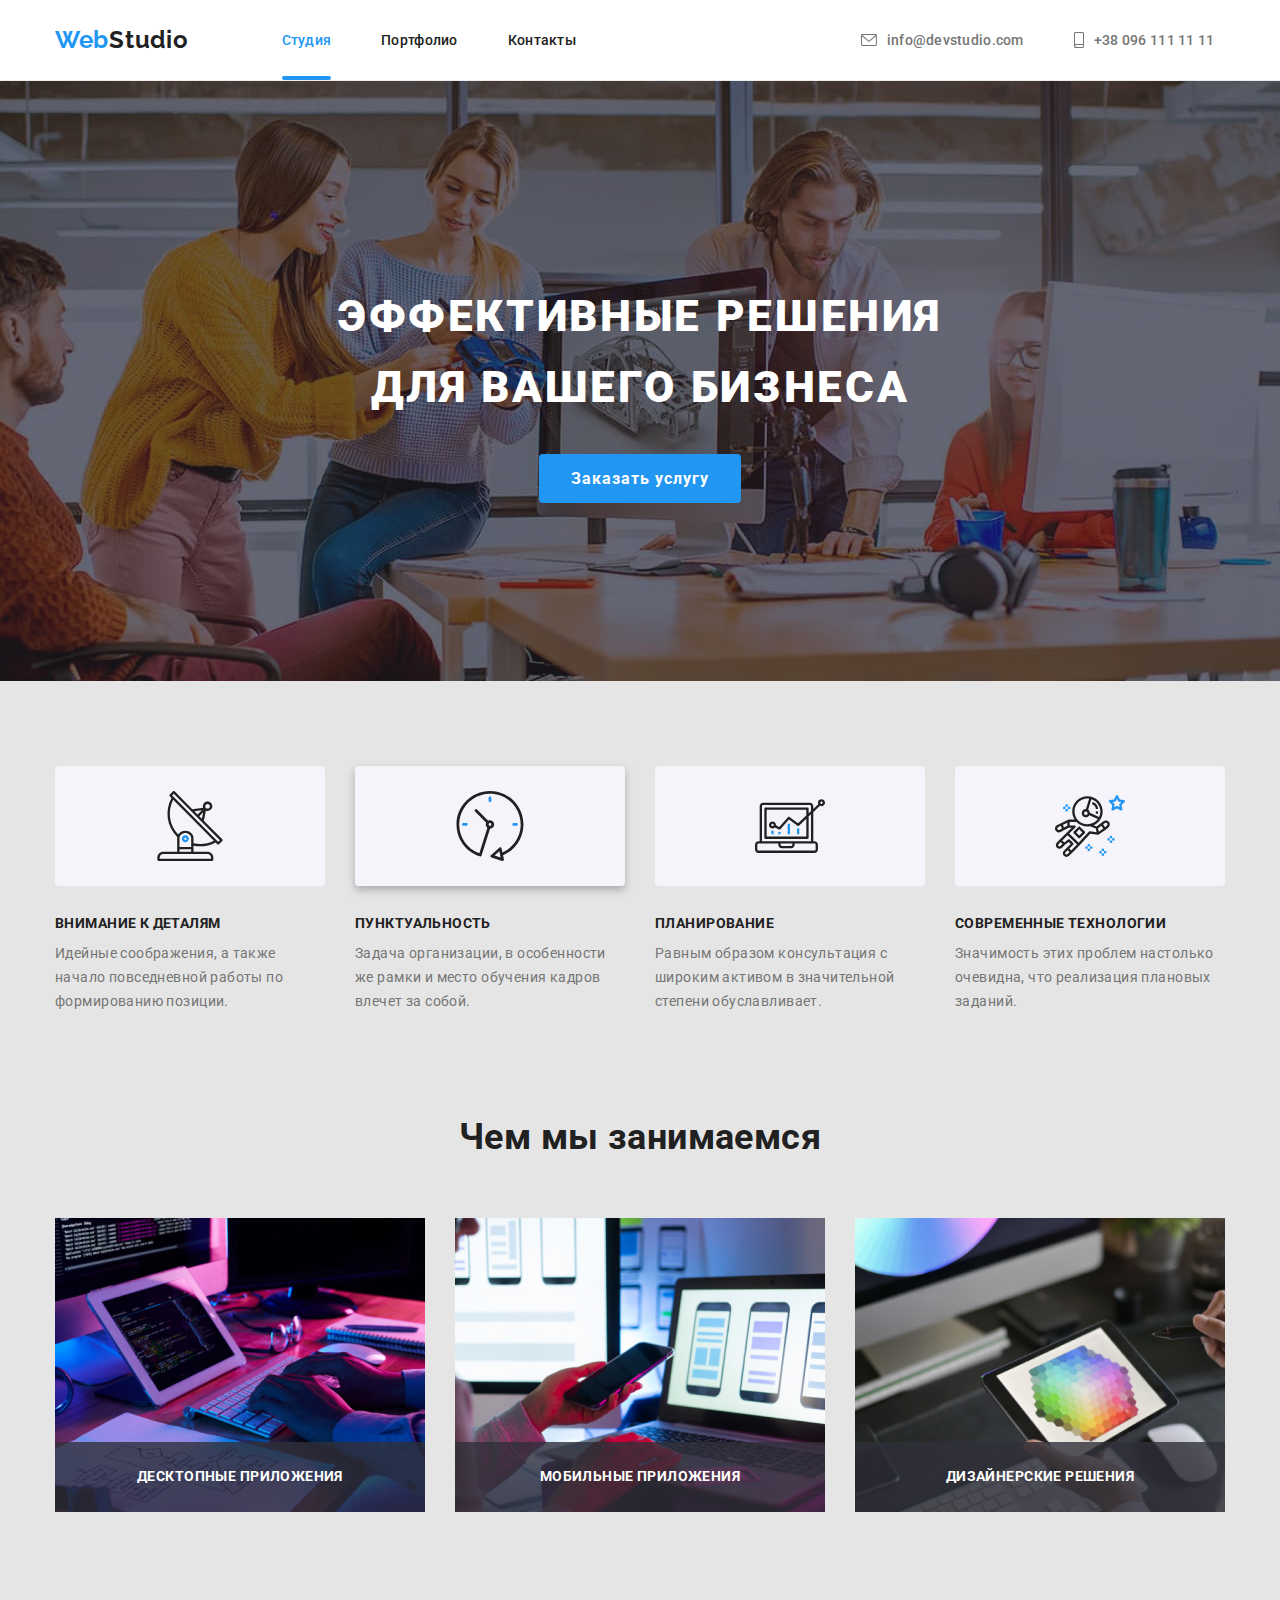
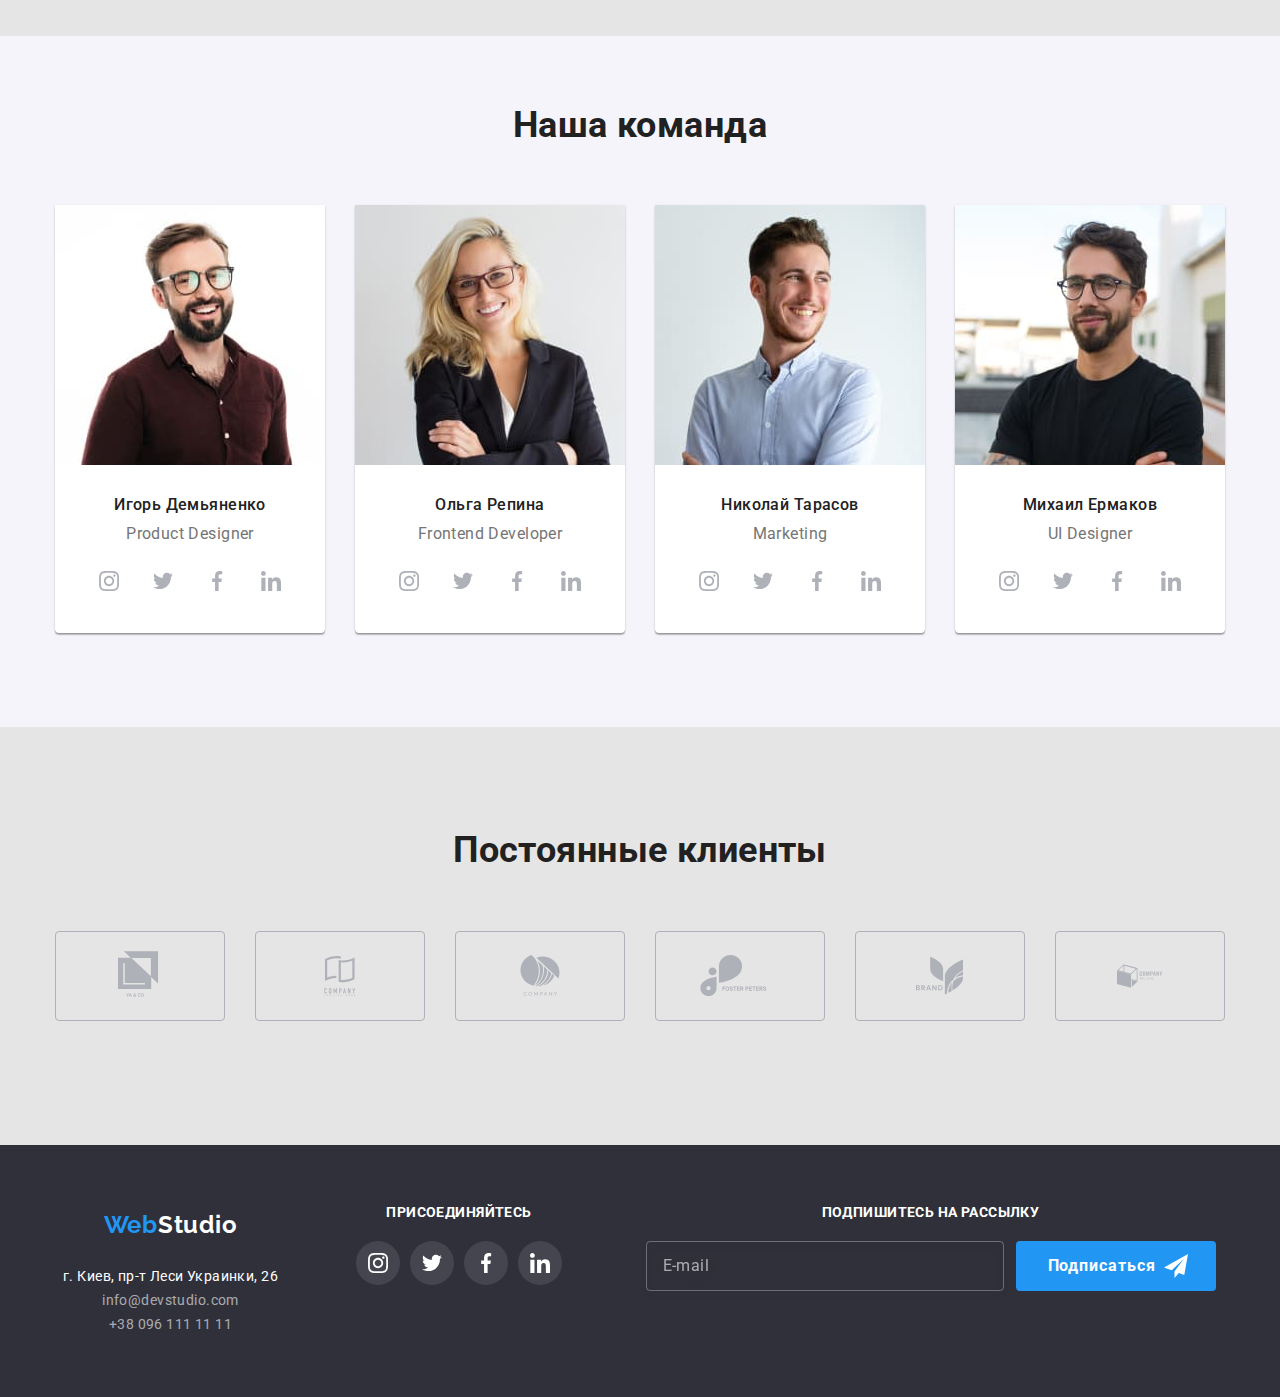
<file: index.html>
<!DOCTYPE html>
<html lang="ru">
    <head>
        <meta charset="UTF-8" />
        <meta name="viewport" content="width=device-width, initial-scale=1.0" />
        <title>WebStudio</title>
        <link rel="preconnect" href="https://fonts.gstatic.com">
        <link href="https://fonts.googleapis.com/css2?family=Raleway:wght@400;700&family=Roboto:wght@400;500;700;900&display=swap" rel="stylesheet">
        <link rel="stylesheet" href="https://cdnjs.cloudflare.com/ajax/libs/modern-normalize/1.0.0/modern-normalize.css">
        <link rel="stylesheet" href="./css/main.min.css">
      </head>
      
     <body>
        <header class="bg-color-white">
            <div class="container header-container">
                <a href="./index.html" class="logo logo-color-header heder-logo">
                    <span class="logo-color">Web</span>Studio
                </a>

                <button type="button" class="menu-button" aria-controls="menu-container" aria-expanded="false" data-menu-button >
                    <svg class="menu-button-svg" aria-label="Переключатель мобильного меню" width="40" heigt="40">
                        <use class="icon-menu" href="./images/symbol-defs.svg#icon-open-mobile"></use>
                        <use class="icon-close" href="./images/symbol-defs.svg#icon-close-mobile"></use>
                    </svg>
                </button>
        
                <div class="menu-container" id="menu-container" data-menu>
                <nav class="navigation">
                    <ul class="list menu">
                            <li class="menu-item"> 
                                <a href="./index.html" class="link current menu-link">Студия</a>
                        </li>
                            <li class="menu-item"> 
                                <a href="./portfolio.html" class="link menu-link ">Портфолио</a>
                        </li>
                            <li class="menu-item"> 
                                <a href="" class="link menu-link">Контакты</a>
                        </li>
                    </ul>  
                </nav>
            

                <ul class="list menu contact-telefon">
                    <li class="menu-item header-svg">
                        <a href="mailto:info@devstudio.com" class="link menu-link contacts header-svg-linc">info@devstudio.com
                            <svg class="header-svg-icon" width="16px" height="12px" >
                                <use href="./images/symbol-defs.svg#icon-envelope"></use>
                            </svg>
                        </a>
                    </li>
                    <li class="menu-item">
                        <a href="tel:+380961111111" class="link menu-link contacts header-svg-linc">+38 096 111 11 11
                            <svg class="header-svg-icon" width="10px" height="16px" >
                                <use href="./images/symbol-defs.svg#icon-smartphone"></use>
                            </svg>
                        </a>
                    </li>
                 </ul>
            
        
    </div>

        <div class="menu-tablet-decstop">
            <nav class="navigation">
                <ul class="list menu-td">
                        <li class="menu-item-td"> 
                            <a href="./index.html" class="link current menu-link">Студия</a>
                    </li>
                        <li class="menu-item-td"> 
                            <a href="./portfolio.html" class="link menu-link ">Портфолио</a>
                    </li>
                        <li class="menu-item-td"> 
                            <a href="" class="link menu-link">Контакты</a>
                    </li>
                </ul>  
            </nav>
        

            <ul class="list menu-decstop flexbox">
                <li class="menu-item-tablet header-svg">
                    <a href="mailto:info@devstudio.com" class="link menu-link contacts header-svg-linc">info@devstudio.com
                        <svg class="header-svg-icon" width="16px" height="12px" >
                            <use href="./images/symbol-defs.svg#icon-envelope"></use>
                        </svg>
                    </a>
                </li>
                <li class="menu-item-tablet">
                    <a href="tel:+380961111111" class="link menu-link contacts header-svg-linc">+38 096 111 11 11
                        <svg class="header-svg-icon" width="10px" height="16px" >
                            <use href="./images/symbol-defs.svg#icon-smartphone"></use>
                        </svg>
                    </a>
                </li>
             </ul>
        </div>
        </div>
        </header>
    
    <main>
        
        <div>
        <section class="bg-color-dark">
            <div class="overlay">
                <div class="hero-content">
                <h1 class="page-title">Эффективные решения для вашего бизнеса</h1>
                    <button class="btn btn-studia" type="button" data-modal-open>
                            Заказать услугу
                    </button>
                    <div class="backdrop is-hidden" data-modal>
                        <div class="modal">
                        <button class="modal-botton close" data-modal-close>
                            <svg class="modal-botton-icon">
                                <use href="./images/symbol-defs.svg#icon-close"></use>
                            </svg>
                        </button>

                        <div class="modal-form">
                            <p class="modal-form-title"><b>Оставьте свои данные, мы вам перезвоним</b></p>
                            <form class="form">
                                <div class="form-field">
                                    <label for="name" class="form-label">Имя</label>
                                    <span class="svg-position">
                                    <input type="text" class="form-input" name="name" id="name">
                                    <span class="form-icon">
                                    <svg class="form-icon-svg"  height= "12px" width="12px">
                                        <use href="./images/symbol-defs.svg#icon-person-black"></use>
                                     </svg>
                                    </span>
                                </span>
                                </div> 

                                <div class="form-field">
                                    <label for="tel" class="form-label">Телефон</label>
                                    <span class="svg-position">
                                    <input type="tel" class="form-input" name="tel" id="tel" required pattern="[0-9]{10}">
                                    <span class="form-icon">
                                        <svg class="form-icon-svg"  height= "13px" width="13px">
                                            <use href="./images/symbol-defs.svg#icon-phone-black"></use>
                                         </svg>
                                    </span>
                                    </span>
                                </div>
                               

                                <div class="form-field">
                                    <label for="mail" class="form-label">Почта</label>
                                    <span class="svg-position">
                                    <input type="email" class="form-input" name="mail" id="mail">
                                    <span class="form-icon">
                                        <svg class="form-icon-svg"  height= "12px" width="15px">
                                            <use href="./images/symbol-defs.svg#icon-email-black"></use>
                                         </svg>
                                    </span>
                                    </span>
                                </div>
                                
                                <div class="form-field">
                                    <label for="comment" class="form-label">Коментарий</label>
                                    <textarea class="form-texterea" name="comment" id="comment" rows="7" placeholder="Введите текст"></textarea>
                                </div>

                                <div class="form-checkbox">
                                    <label class="form-label-checkbox"> 
                                        <input type="checkbox" name="policy" class="checkbox">
                                    <span class="lebel-checkbox"></span>
                                    Соглашаюсь с рассылкой и принимаю <a href="">Условия договора</a>
                                </label>
                                </div>

                                <button type="submit" class="btn btn-studia btn-form">Отправить</button>

                            </form>
                        
                        </div>
                        </div>
                    </div>
                </div>
            </div>
        </section>
    </div>
        

            
    
       <section class="section">
            <div class="container">
                <h2 class="visually-hidden">Наши преимущества</h2>
                <ul class="list benefits flexbox">
                    <li class="content-box image-1 bgimage">
                        <h3 class="section-title-caps title-caps-1">Внимание к деталям</h3>
                        <p>Идейные соображения, а также начало повседневной работы по формированию позиции.</p>
                    </li>
                    <li class="content-box image-2 bgimage">
                        <h3 class="section-title-caps title-caps-1">Пунктуальность</h3>
                        <p>Задача организации, в особенности же рамки и место обучения кадров влечет за собой.</p>
                    </li>
                    <li class="content-box image-3 bgimage">
                        <h3 class="section-title-caps title-caps-1">Планирование</h3>
                        <p>Равным образом консультация с широким активом в значительной степени обуславливает.</p>
                    </li>
                    <li class="content-box image-4 bgimage">
                        <h3 class="section-title-caps title-caps-1">Современные технологии</h3>
                        <p>Значимость этих проблем настолько очевидна, что реализация плановых заданий.</p>
                    </li>
                </ul>
           </div>
        </section>
    
        <section class="section services">
            <div class="container">
                <h2 class="section-title">Чем мы занимаемся</h2>
                <ul class="list flexbox">
                    <li class="fleximg position-bloc">
                        <img
                            source srcset="./images/work_1.jpg 1x, ./images/work_1@2x.jpg 2x"
                            class="work-img" src="./images/work_1.jpg" alt="разработка сайтов"
                            width="370"
                            />
                    <h3 class="section-title-caps title-caps-2">Десктопные приложения</h3> 
                </li>    
                    <li class="fleximg position-bloc">
                        <img
                            source srcset="./images/work_2.jpg 1x, ./images/work_2@2x.jpg 2x"
                            class="work-img" src="./images/work_2.jpg" alt="разработка сайтов"
                            width="370"
                            />
                    <h3 class="section-title-caps title-caps-2">Мобильные приложения</h3> 
                </li>
                    <li class="fleximg position-bloc">
                        <img
                            source srcset="./images/work_3.jpg 1x, ./images/work_3@2x.jpg 2x"
                            class="work-img" src="./images/work_3.jpg" alt="разработка сайтов"
                            width="370"
                            />
                    <h3 class="section-title-caps title-caps-2">Дизайнерские решения</h3> 
                </li>
                </ul> 
            </div>
        </section>
    
        <section class="section bg-color-blu">
            <div class="container">
                <h2 class="section-title">Наша команда</h2>
                <ul class="list flexbox">
                    <li class="content-box command">
                        <picture>
                            <source srcset="./images/comand/img-1-desktop.jpg 1x, ./images/comand/img-1-desktop@2x.jpg 2x"
                              media="(min-width:1200px)">
                            <source srcset="./images/comand/img-1-tablet.jpg 1x, ./images/comand/img-1-tablet@2x.jpg 2x"
                              media="(min-width:768px)">
                            <source srcset="./images/comand/img-1-mobile.jpg 1x, ./images/comand/img-1-mobile@2x.jpg 2x"
                              media="(min-width:320px)">
                            <img class="comand-img" src="./images/comand/img-1-mobile.jpg" alt="Фото Игоря Демьяненко" />
                          </picture>
                        <h3 class="section-title-mini workers-text">Игорь Демьяненко</h3>
                        <p lang="en" class="paragraf">Product Designer</p>
                        <ul class="list social-icons">
                            <li class="social-icons-item"><a class="social-icons-linc" href="">
                                 <svg class="social-icon-svg">
                                    <use href="./images/symbol-defs.svg#icon-instagram-1"></use>
                                 </svg>
                                </a>
                            </li>
                            <li class="social-icons-item"><a class="social-icons-linc" href="">
                                <svg class="social-icon-svg">
                                    <use href="./images/symbol-defs.svg#icon-twitter-1"></use>
                            
                                 </svg>
                                </a>
                            </li>
                            <li class=" social-icons-item"><a class="social-icons-linc" href="">
                                <svg class="social-icon-svg">
                                    <use href="./images/symbol-defs.svg#icon-facebook-1"></use>
                            
                                 </svg>
                                </a>
                            </li>
                            <li class="social-icons-item"><a class="social-icons-linc" href="">
                                <svg class="social-icon-svg">
                                    <use href="./images/symbol-defs.svg#icon-linkedin-1"></use>
                            
                                 </svg>
                                </a>
                            </li>
                        </ul>
            
                        
                    </li>
                    <li class="content-box command">
                        <picture>
                            <source srcset="./images/comand/img-2-desktop.jpg 1x, ./images/comand/img-2-desktop@2x.jpg 2x"
                              media="(min-width:1200px)">
                            <source srcset="./images/comand/img-2-tablet.jpg 1x, ./images/comand/img-2-tablet@2x.jpg 2x"
                              media="(min-width:768px)">
                            <source srcset="./images/comand/img-2-mobile.jpg 1x, ./images/comand/img-2-mobile@2x.jpg 2x"
                              media="(min-width:320px)">
                            <img class="comand-img" src="./images/comand/img-2-mobile.jpg" alt="Фото Ольги Репеной" />
                          </picture>
                        <h3 class="section-title-mini workers-text">Ольга Репина</h3>
                        <p lang="en" class="paragraf">Frontend Developer</p>
                        <ul class="list social-icons">
                            <li class="social-icons-item"><a class="social-icons-linc" href="">
                                 <svg class="social-icon-svg">
                                    <use href="./images/symbol-defs.svg#icon-instagram-1"></use>
                                 </svg>
                                </a>
                            </li>
                            <li class="social-icons-item"><a class="social-icons-linc" href="">
                                <svg class="social-icon-svg">
                                    <use href="./images/symbol-defs.svg#icon-twitter-1"></use>
                            
                                 </svg>
                                </a>
                            </li>
                            <li class=" social-icons-item"><a class="social-icons-linc" href="">
                                <svg class="social-icon-svg">
                                    <use href="./images/symbol-defs.svg#icon-facebook-1"></use>
                            
                                 </svg>
                                </a>
                            </li>
                            <li class="social-icons-item"><a class="social-icons-linc" href="">
                                <svg class="social-icon-svg">
                                    <use href="./images/symbol-defs.svg#icon-linkedin-1"></use>
                            
                                 </svg>
                                </a>
                            </li>
                        </ul>
                    </li>
                    <li class="content-box command">
                        <picture>
                            <source srcset="./images/comand/img-3-desktop.jpg 1x, ./images/comand/img-3-desktop@2x.jpg 2x"
                              media="(min-width:1200px)">
                            <source srcset="./images/comand/img-3-tablet.jpg 1x, ./images/comand/img-3-tablet@2x.jpg 2x"
                              media="(min-width:768px)">
                            <source srcset="./images/comand/img-3-mobile.jpg 1x, ./images/comand/img-3-mobile@2x.jpg 2x"
                              media="(min-width:320px)">
                            <img class="comand-img" src="./images/comand/img-3-mobile.jpg" alt="Фото Николая Тарасова" />
                          </picture>
                        <h3 class="section-title-mini workers-text">Николай Тарасов</h3>
                        <p lang="en" class="paragraf">Marketing</p>
                        <ul class="list social-icons">
                            <li class="social-icons-item"><a class="social-icons-linc" href="">
                                 <svg class="social-icon-svg">
                                    <use href="./images/symbol-defs.svg#icon-instagram-1"></use>
                                 </svg>
                                </a>
                            </li>
                            <li class="social-icons-item"><a class="social-icons-linc" href="">
                                <svg class="social-icon-svg">
                                    <use href="./images/symbol-defs.svg#icon-twitter-1"></use>
                            
                                 </svg>
                                </a>
                            </li>
                            <li class=" social-icons-item"><a class="social-icons-linc" href="">
                                <svg class="social-icon-svg">
                                    <use href="./images/symbol-defs.svg#icon-facebook-1"></use>
                            
                                 </svg>
                                </a>
                            </li>
                            <li class="social-icons-item"><a class="social-icons-linc" href="">
                                <svg class="social-icon-svg">
                                    <use href="./images/symbol-defs.svg#icon-linkedin-1"></use>
                            
                                 </svg>
                                </a>
                            </li>
                        </ul>
                    </li>
                    <li class="content-box command">
                    <picture>
                        <source srcset="./images/comand/img-4-desktop.jpg 1x, ./images/comand/img-4-desktop@2x.jpg 2x"
                        media="(min-width:1200px)">
                        <source srcset="./images/comand/img-4-tablet.jpg 1x, ./images/comand/img-4-tablet@2x.jpg 2x"
                        media="(min-width:768px)">
                        <source srcset="./images/comand/img-4-mobile.jpg 1x, ./images/comand/img-4-mobile@2x.jpg 2x"
                        media="(min-width:320px)">
                        <img class="comand-img" src="./images/comand/img-4-mobile.jpg" alt="Фото Михаила Ермакова" />
                    </picture>
                        <h3 class="section-title-mini workers-text">Михаил Ермаков</h3>
                        <p lang="en" class="paragraf">UI Designer</p>
                        <ul class="list social-icons">
                            <li class="social-icons-item"><a class="social-icons-linc" href="">
                                 <svg class="social-icon-svg">
                                    <use href="./images/symbol-defs.svg#icon-instagram-1"></use>
                                 </svg>
                                </a>
                            </li>
                            <li class="social-icons-item"><a class="social-icons-linc" href="">
                                <svg class="social-icon-svg">
                                    <use href="./images/symbol-defs.svg#icon-twitter-1"></use>
                            
                                 </svg>
                                </a>
                            </li>
                            <li class="social-icons-item"><a class="social-icons-linc" href="">
                                <svg class="social-icon-svg">
                                    <use href="./images/symbol-defs.svg#icon-facebook-1"></use>
                            
                                 </svg>
                                </a>
                            </li>
                            <li class="social-icons-item"><a class="social-icons-linc" href="">
                                <svg class="social-icon-svg">
                                    <use href="./images/symbol-defs.svg#icon-linkedin-1"></use>
                            
                                 </svg>
                                </a>
                            </li>
                        </ul>
                    </li>  
                </ul>
            </div>
        </section>

        <section class="section">
            <div class="container customers">
                <h2 class="section-title">Постоянные клиенты</h2>
                <ul class="list flexbox clients">
                    <li class="flexsvg"> <a class="flexsvg-linc" href="">
                        <svg class="client-svg"  height= "49.22px" width="44.26px">
                            <use href="./images/symbol-defs.svg#icon-logo-1"></use>
                        </svg>
                    </a></li>    
                    <li class="flexsvg"> <a class="flexsvg-linc" href="">
                        <svg class="client-svg" height= "40px" width="52px">
                            <use href="./images/symbol-defs.svg#icon-logo-2"></use>
                        </svg>
                    </a></li>
                    <li class="flexsvg"> <a class="flexsvg-linc" href="">
                        <svg class="client-svg" height= "41px" width="42.6px">
                            <use href="images/symbol-defs.svg#icon-logo-3"></use>
                        </svg>
                    </a></li>
                    <li class="flexsvg"> <a class="flexsvg-linc" href="">
                        <svg class="client-svg" height= "42.02px" width="79.65px">
                            <use href="images/symbol-defs.svg#icon-logo-4"></use>
                        </svg>
                    </a></li>    
                    <li class="flexsvg"> <a class="flexsvg-linc" href="">
                        <svg class="client-svg" height= "59px" width="47px">
                            <use href="images/symbol-defs.svg#icon-logo-5"></use>
                        </svg>
                    </a></li>
                    <li class="flexsvg"> <a class="flexsvg-linc" href="">
                        <svg class="client-svg" height= "88.48px" width="45.44px">
                            <use href="images/symbol-defs.svg#icon-logo-6"></use>
                        </svg>
                    </a></li>
                </ul> 
            </div>
        </section>
    </main>

    <footer class="bg-color-dark-footer">
        <div class="container footer-container bloc">
            <div class="footer-bloc addres-bloc">
            <a href="index.html#studia" class="logo logo-color-footer link-hf">
                <span class="logo-color">Web</span>Studio
            </a>
            <address>
                <ul class="list"> 
                    <li><a href="https://goo.gl/maps/6ceKZBEV4WaBG7hH8" class="link footer-text address-color" target="blank" rel="noopener norefere">г. Киев, пр-т Леси Украинки, 26</a></li>
                    <li><a href="mailto:info@devstudio.com" class="link footer-text mt-color">info@devstudio.com</a> <br></li>
                    <li><a href="tel:+380961111111" class="link footer-text mt-color">+38 096 111 11 11</a></li>
                </ul>
            </address>
             </div>
    
            <div class="footer-bloc footer-bloc-social">
                <h2 class="section-title-caps title-caps-1 social-network-title">Присоединяйтесь</h2>
                <ul class="list flexbox footer-icons">
                    <li class="social-icons-item"> <a class="social-icons-linc footer-svg-linc" href="">
                        <svg class="footer-svg-icon">
                            <use href="./images/symbol-defs.svg#icon-instagram-1"></use>
                        </svg>
                    </a></li>  
    
                    <li class="social-icons-item"> <a class="social-icons-linc footer-svg-linc" href="">
                            <svg class="footer-svg-icon">
                                <use href="./images/symbol-defs.svg#icon-twitter-1"></use>
                            </svg>
                    </a></li>  
    
                    <li class="social-icons-item"> <a class="social-icons-linc footer-svg-linc" href="">
                        <svg class="footer-svg-icon">
                            <use href="./images/symbol-defs.svg#icon-facebook-1"></use>
                        </svg>
                     </a></li>
    
                     <li class="social-icons-item"> <a class="social-icons-linc footer-svg-linc" href="">
                    <svg class="footer-svg-icon">
                        <use href="./images/symbol-defs.svg#icon-linkedin-1"></use>
                    </svg>
                     </a></li>
    
                </ul>
            </div>

            <div class="footer-form">
                <h2 class="section-title-caps title-caps-1 social-network-title">Подпишитесь на рассылку</h2>
                <form>
                    <div class="footer-email">
                    <div class="footer-email-form">
                        <input type="email" name="email" placeholder="E-mail">
                    </div>
                    <button type="submit" class="btn btn-studia">Подписаться
                        <span class="footer-btn-svg">
                        <svg class="footer-icon-svg">
                            <use href="images/symbol-defs.svg#icon-icon-send"></use>
                        </svg>
                    </span>
                    </button>
                    </div>
                </form>

            </div>
    
        </div>
    
    </footer>
    <script src="./js/menu.js"></script>
    <script src="./js/modal.js"></script>
  </body>
</html>
</file>
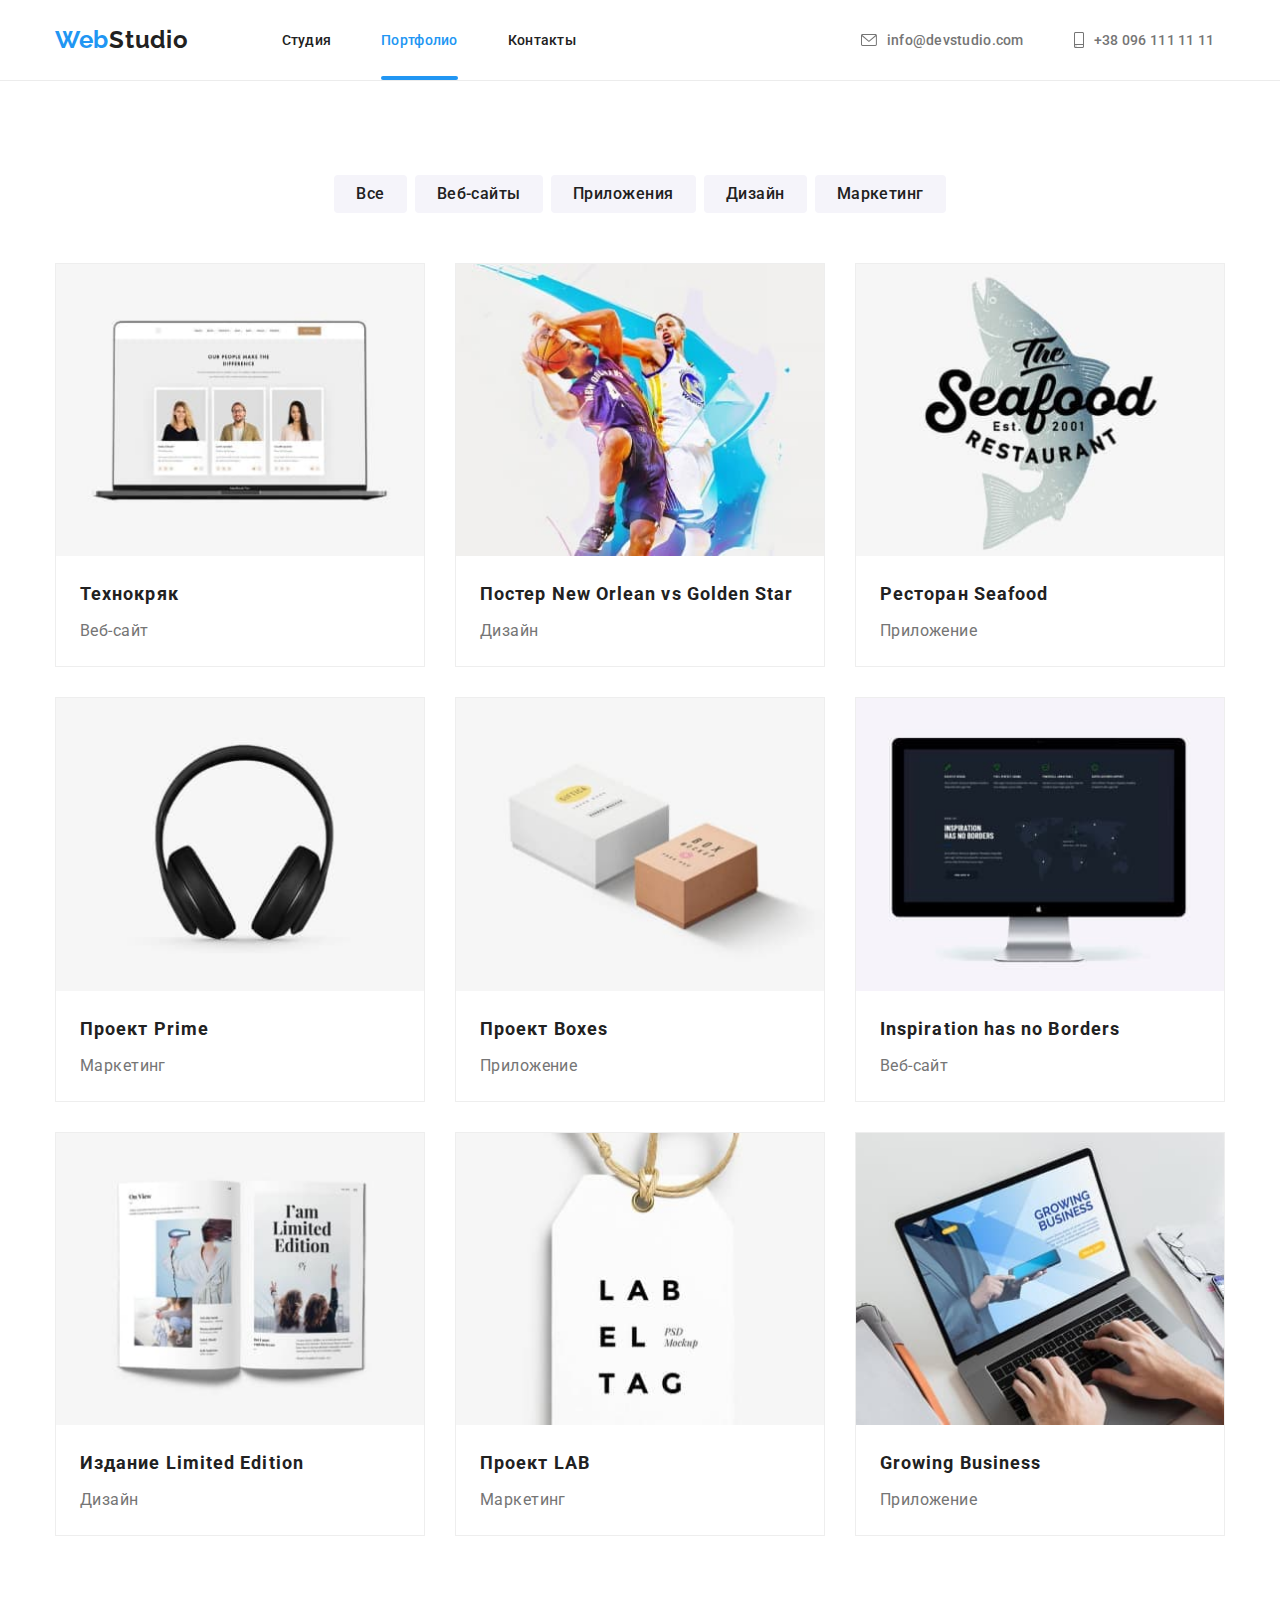
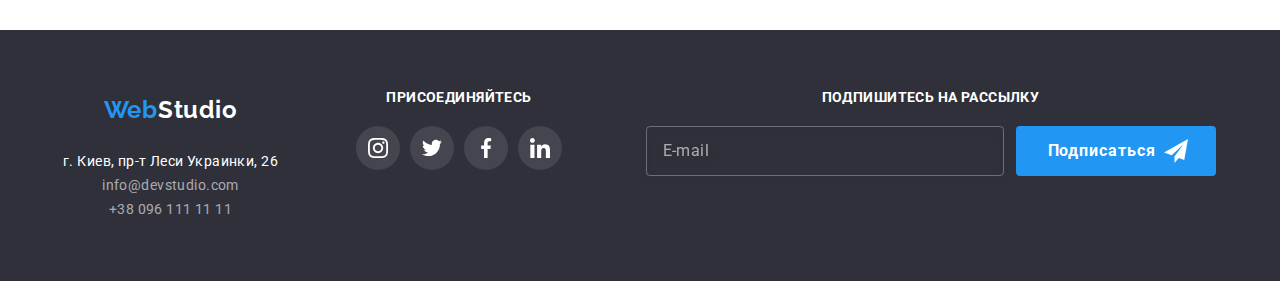
<file: portfolio.html>
<!DOCTYPE html>
<html lang="en">
<head>
    <meta charset="UTF-8">
    <meta name="viewport" content="width=device-width, initial-scale=1.0">
    <title>WebStudio</title>
    <link rel="preconnect" href="https://fonts.gstatic.com">
    <link href="https://fonts.googleapis.com/css2?family=Raleway:wght@400;700&family=Roboto:wght@400;500;700;900&display=swap" rel="stylesheet">
    <link rel="stylesheet" href="https://cdnjs.cloudflare.com/ajax/libs/modern-normalize/1.0.0/modern-normalize.css">
    <link rel="stylesheet" href="./css/main.min.css">
</head>
    
<body>
    
    <header class="bg-color-white">
        <div class="container header-container">
            <a href="./index.html" class="logo logo-color-header heder-logo">
                <span class="logo-color">Web</span>Studio
            </a>

            <button type="button" class="menu-button" aria-controls="menu-container" aria-expanded="false" data-menu-button >
                <svg class="menu-button-svg" aria-label="Переключатель мобильного меню" width="40" heigt="40">
                    <use class="icon-menu" href="./images/symbol-defs.svg#icon-open-mobile"></use>
                    <use class="icon-close" href="./images/symbol-defs.svg#icon-close-mobile"></use>
                </svg>
            </button>
    
            <div class="menu-container" id="menu-container" data-menu>
            <nav class="navigation">
                <ul class="list menu">
                        <li class="menu-item"> 
                            <a href="./index.html" class="link menu-link">Студия</a>
                    </li>
                        <li class="menu-item"> 
                            <a href="./portfolio.html" class="link current menu-link ">Портфолио</a>
                    </li>
                        <li class="menu-item"> 
                            <a href="" class="link menu-link">Контакты</a>
                    </li>
                </ul>  
            </nav>
        

            <ul class="list menu contact-telefon">
                <li class="menu-item header-svg">
                    <a href="mailto:info@devstudio.com" class="link menu-link contacts header-svg-linc">info@devstudio.com
                        <svg class="header-svg-icon" width="16px" height="12px" >
                            <use href="./images/symbol-defs.svg#icon-envelope"></use>
                        </svg>
                    </a>
                </li>
                <li class="menu-item">
                    <a href="tel:+380961111111" class="link menu-link contacts header-svg-linc">+38 096 111 11 11
                        <svg class="header-svg-icon" width="10px" height="16px" >
                            <use href="./images/symbol-defs.svg#icon-smartphone"></use>
                        </svg>
                    </a>
                </li>
             </ul>
        
    
</div>

    <div class="menu-tablet-decstop">
        <nav class="navigation">
            <ul class="list menu-td">
                    <li class="menu-item-td"> 
                        <a href="./index.html" class="link menu-link">Студия</a>
                </li>
                    <li class="menu-item-td"> 
                        <a href="./portfolio.html" class="link current menu-link ">Портфолио</a>
                </li>
                    <li class="menu-item-td"> 
                        <a href="" class="link menu-link">Контакты</a>
                </li>
            </ul>  
        </nav>
    

        <ul class="list menu-decstop flexbox">
            <li class="menu-item-tablet header-svg">
                <a href="mailto:info@devstudio.com" class="link menu-link contacts header-svg-linc">info@devstudio.com
                    <svg class="header-svg-icon" width="16px" height="12px" >
                        <use href="./images/symbol-defs.svg#icon-envelope"></use>
                    </svg>
                </a>
            </li>
            <li class="menu-item-tablet">
                <a href="tel:+380961111111" class="link menu-link contacts header-svg-linc">+38 096 111 11 11
                    <svg class="header-svg-icon" width="10px" height="16px" >
                        <use href="./images/symbol-defs.svg#icon-smartphone"></use>
                    </svg>
                </a>
            </li>
         </ul>
    </div>
    </div>
    </header>
    
   <main >
       <div class="portfolio-container">
        <section>
                <div class="container">
                    <h1 class="visually-hidden section-title">Нашы проекты</h1>
                    <ul class="list menu-portfolio">
                        <li class="menu-portfolio-item"> <button class="btn btn-portfolio" type="button">Все</button> </li>
                        <li class="menu-portfolio-item"> <button class="btn btn-portfolio" type="button">Веб-сайты</button> </li>
                        <li class="menu-portfolio-item"> <button class="btn btn-portfolio" type="button">Приложения</button> </li>
                        <li class="menu-portfolio-item"> <button class="btn btn-portfolio" type="button">Дизайн</button> </li>
                        <li class="menu-portfolio-item"> <button class="btn btn-portfolio" type="button">Маркетинг</button> </li>
                    </ul>
                </div>
            </section>
        
            <section>
                <div class="container">
                    <h2 class="visually-hidden section-title">Ссылки на наши проекты</h2>
                    <ul class="list flexbox">
                        <li class="fleximg prt-box">
                            <div class="tumb">
                                <picture>
                                    <source srcset="./images/portfolio/img-1-desktop.jpg 1x, ./images/portfolio/img-1-desktop@2x.jpg 2x"
                                      media="(min-width:1200px)">
                                    <source srcset="./images/portfolio/img-1-teblet.jpg 1x, ./images/portfolio/img-1-teblet@2x.jpg 2x"
                                      media="(min-width:768px)">
                                    <source srcset="./images/portfolio/img-1-mobile.jpg 1x, ./images/portfolio/img-1-mobile@2x.jpg 2x"
                                      media="(min-width:320px)">
                                    <img class="portfolio-nav-img" src="./images/portfolio/img-1-mobile.jpg"
                                      alt="Три человека на экране ноутбука" />
                                  </picture>
                                <p class="subtext">Технокряк это современная площадка распространения коронавируса. Компании используют эту платформу для цифрового шпионажа и атак на защищённые сервера конкурентов.</p>
                            </div>
                            <div class="portfolio-text">
                            <h3 class="title-progect">Технокряк</h3>
                            <p class="paragraf-ptf">Веб-сайт</p>
                            </div>
                        </li>
            
                        <li class="fleximg prt-box">
                            <div class="tumb">
                                <picture>
                                    <source srcset="./images/portfolio/img-2-desktop.jpg 1x, ./images/portfolio/img-2-desktop@2x.jpg 2x"
                                      media="(min-width:1200px)">
                                    <source srcset="./images/portfolio/img-2-teblet.jpg 1x, ./images/portfolio/img-2-teblet@2x.jpg 2x"
                                      media="(min-width:768px)">
                                    <source srcset="./images/portfolio/img-2-mobile.jpg 1x, ./images/portfolio/img-2-mobile@2x.jpg 2x"
                                      media="(min-width:320px)">
                                    <img class="portfolio-nav-img" src="./images/portfolio/img-2-mobile.jpg"
                                      alt="Два баскетболиста, один в фиолетовой футболке, второй в белой" />
                                  </picture>
                                <p class="subtext">Технокряк это современная площадка распространения коронавируса. Компании используют эту платформу для цифрового шпионажа и атак на защищённые сервера конкурентов.</p>
                            </div>
                            <div class="portfolio-text">
                            <h3 class="title-progect">Постер <span lang="en">New Orlean vs Golden Star</span></h3>
                            <p class="paragraf-ptf">Дизайн</p>
                            </div>
                        </li>
            
                        <li class="fleximg prt-box">
                            <div class="tumb">
                                <picture>
                                    <source srcset="./images/portfolio/img-3-desktop.jpg 1x, ./images/portfolio/img-3-desktop@2x.jpg 2x"
                                      media="(min-width:1200px)">
                                    <source srcset="./images/portfolio/img-3-teblet.jpg 1x, ./images/portfolio/img-3-teblet@2x.jpg 2x"
                                      media="(min-width:768px)">
                                    <source srcset="./images/portfolio/img-3-mobile.jpg 1x, ./images/portfolio/img-3-mobile@2x.jpg 2x"
                                      media="(min-width:320px)">
                                    <img class="portfolio-nav-img" src="./images/portfolio/img-3-mobile.jpg" alt="Лого ресторана" />
                                  </picture>
                                <p class="subtext">Технокряк это современная площадка распространения коронавируса. Компании используют эту платформу для цифрового шпионажа и атак на защищённые сервера конкурентов.</p>
                            </div>
                            <div class="portfolio-text">
                            <h3 class="title-progect">Ресторан <span lang="en">Seafood</span></h3>
                            <p class="paragraf-ptf">Приложение</p>
                            </div>
                        </li>
            
                        <li class="fleximg prt-box">
                            <div class="tumb">
                                <picture>
                                    <source srcset="./images/portfolio/img-4-desktop.jpg 1x, ./images/portfolio/img-4-desktop@2x.jpg 2x"
                                      media="(min-width:1200px)">
                                    <source srcset="./images/portfolio/img-4-teblet.jpg 1x, ./images/portfolio/img-4-teblet@2x.jpg 2x"
                                      media="(min-width:768px)">
                                    <source srcset="./images/portfolio/img-4-mobile.jpg 1x, ./images/portfolio/img-4-mobile@2x.jpg 2x"
                                      media="(min-width:320px)">
                                    <img class="portfolio-nav-img" src="./images/portfolio/img-4-mobile.jpg" alt="Наушники" />
                                  </picture>
                                <p class="subtext">Технокряк это современная площадка распространения коронавируса. Компании используют эту платформу для цифрового шпионажа и атак на защищённые сервера конкурентов.</p>
                            </div>
                            <div class="portfolio-text">
                            <h3 class="title-progect">Проект  <span lang="en">Prime</span></h3>
                            <p class="paragraf-ptf">Маркетинг</p>
                            </div>
                        </li>
            
                        <li class="fleximg prt-box">
                            <div class="tumb">
                                <picture>
                                    <source srcset="./images/portfolio/img-5-desktop.jpg 1x, ./images/portfolio/img-5-desktop@2x.jpg 2x"
                                      media="(min-width:1200px)">
                                    <source srcset="./images/portfolio/img-5-teblet.jpg 1x, ./images/portfolio/img-5-teblet@2x.jpg 2x"
                                      media="(min-width:768px)">
                                    <source srcset="./images/portfolio/img-5-mobile.jpg 1x, ./images/portfolio/img-5-mobile@2x.jpg 2x"
                                      media="(min-width:320px)">
                                    <img class="portfolio-nav-img" src="./images/portfolio/img-5-mobile.jpg"
                                      alt="Две коробки, одна белая, вторая коричневая" />
                                  </picture>
                                <p class="subtext">Технокряк это современная площадка распространения коронавируса. Компании используют эту платформу для цифрового шпионажа и атак на защищённые сервера конкурентов.</p>
                            </div>
                            <div class="portfolio-text">
                            <h3 class="title-progect">Проект <span lang="en">Boxes</span></h3>
                            <p class="paragraf-ptf">Приложение</p>
                            </div>
                            </li>
            
                        

                        <li class="fleximg prt-box">
                            <div class="tumb">
                                <picture>
                                    <source srcset="./images/portfolio/img-6-desktop.jpg 1x, ./images/portfolio/img-6-desktop@2x.jpg 2x"
                                      media="(min-width:1200px)">
                                    <source srcset="./images/portfolio/img-6-teblet.jpg 1x, ./images/portfolio/img-6-teblet@2x.jpg 2x"
                                      media="(min-width:768px)">
                                    <source srcset="./images/portfolio/img-6-mobile.jpg 1x, ./images/portfolio/img-6-mobile@2x.jpg 2x"
                                      media="(min-width:320px)">
                                    <img class="portfolio-nav-img" src="./images/portfolio/img-6-mobile.jpg"
                                      alt="На экране компьютера открыт Веб-Сайт" />
                                  </picture>
                                <p class="subtext">Технокряк это современная площадка распространения коронавируса. Компании используют эту платформу для цифрового шпионажа и атак на защищённые сервера конкурентов.</p>
                            </div>
                            <div class="portfolio-text">
                            <h3 class="title-progect"><span lang="en">Inspiration has no Borders</span></h3>
                            <p class="paragraf-ptf">Веб-сайт</p>
                            </div>
                        </li>
            
                        <li class="fleximg prt-box">
                            <div class="tumb">
                                <picture>
                                    <source srcset="./images/portfolio/img-7-desktop.jpg 1x, ./images/portfolio/img-7-desktop@2x.jpg 2x"
                                      media="(min-width:1200px)">
                                    <source srcset="./images/portfolio/img-7-teblet.jpg 1x, ./images/portfolio/img-7-teblet@2x.jpg 2x"
                                      media="(min-width:768px)">
                                    <source srcset="./images/portfolio/img-7-mobile.jpg 1x, ./images/portfolio/img-7-mobile@2x.jpg 2x"
                                      media="(min-width:320px)">
                                    <img class="portfolio-nav-img" src="./images/portfolio/img-7-mobile.jpg" alt="Развернутая книга" />
                                  </picture>
                                <p class="subtext">Технокряк это современная площадка распространения коронавируса. Компании используют эту платформу для цифрового шпионажа и атак на защищённые сервера конкурентов.</p>
                            </div>
                            <div class="portfolio-text">
                            <h3 class="title-progect">Издание <span lang="en">Limited Edition</span></h3>
                            <p class="paragraf-ptf">Дизайн</p>
                            </div>
                        </li>
            
                        <li class="fleximg prt-box">
                            <div class="tumb">
                                <picture>
                                    <source srcset="./images/portfolio/img-8-desktop.jpg 1x, ./images/portfolio/img-8-desktop@2x.jpg 2x"
                                      media="(min-width:1200px)">
                                    <source srcset="./images/portfolio/img-8-teblet.jpg 1x, ./images/portfolio/img-8-teblet@2x.jpg 2x"
                                      media="(min-width:768px)">
                                    <source srcset="./images/portfolio/img-8-mobile.jpg 1x, ./images/portfolio/img-8-mobile@2x.jpg 2x"
                                      media="(min-width:320px)">
                                    <img class="portfolio-nav-img" src="./images/portfolio/img-8-mobile.jpg"
                                      alt="Лейба с натписью лейба" />
                                  </picture>
                                <p class="subtext">Технокряк это современная площадка распространения коронавируса. Компании используют эту платформу для цифрового шпионажа и атак на защищённые сервера конкурентов.</p>
                            </div>
                            <div class="portfolio-text">
                            <h3 class="title-progect">Проект <span lang="en">LAB</span> </h3>
                            <p class="paragraf-ptf">Маркетинг</p>
                            </div>
                        </li>
            
                        <li class="fleximg prt-box">
                            <div class="tumb">
                                <picture>
                                    <source srcset="./images/portfolio/img-9-desktop.jpg 1x, ./images/portfolio/img-9-desktop@2x.jpg 2x"
                                      media="(min-width:1200px)">
                                    <source srcset="./images/portfolio/img-9-teblet.jpg 1x, ./images/portfolio/img-9-teblet@2x.jpg 2x"
                                      media="(min-width:768px)">
                                    <source srcset="./images/portfolio/img-9-mobile.jpg 1x, ./images/portfolio/img-9-mobile@2x.jpg 2x"
                                      media="(min-width:320px)">
                                    <img class="portfolio-nav-img" src="./images/portfolio/img-9-mobile.jpg"
                                      alt="Человек наберает текст на ноутбуке" />
                                  </picture>
                                <p class="subtext">Технокряк это современная площадка распространения коронавируса. Компании используют эту платформу для цифрового шпионажа и атак на защищённые сервера конкурентов.</p>
                            </div>
                            <div class="portfolio-text">
                            <h3 lang="en" class="title-progect">Growing Business</h3>
                            <p class="paragraf-ptf">Приложение</p>
                            </div>
                        </li> 
                    </ul>
                    </div>
         </section>
        </div>

    </main>
    
    <footer class="bg-color-dark-footer">
        <div class="container footer-container bloc">
            <div class="footer-bloc addres-bloc">
            <a href="index.html#studia" class="logo logo-color-footer link-hf">
                <span class="logo-color">Web</span>Studio
            </a>
            <address>
                <ul class="list"> 
                    <li><a href="https://goo.gl/maps/6ceKZBEV4WaBG7hH8" class="link footer-text address-color" target="blank" rel="noopener norefere">г. Киев, пр-т Леси Украинки, 26</a></li>
                    <li><a href="mailto:info@devstudio.com" class="link footer-text mt-color">info@devstudio.com</a> <br></li>
                    <li><a href="tel:+380961111111" class="link footer-text mt-color">+38 096 111 11 11</a></li>
                </ul>
            </address>
             </div>
    
            <div class="footer-bloc footer-bloc-social">
                <h2 class="section-title-caps title-caps-1 social-network-title">Присоединяйтесь</h2>
                <ul class="list flexbox footer-icons">
                    <li class="social-icons-item"> <a class="social-icons-linc footer-svg-linc" href="">
                        <svg class="footer-svg-icon">
                            <use href="./images/symbol-defs.svg#icon-instagram-1"></use>
                        </svg>
                    </a></li>  
    
                    <li class="social-icons-item"> <a class="social-icons-linc footer-svg-linc" href="">
                            <svg class="footer-svg-icon">
                                <use href="./images/symbol-defs.svg#icon-twitter-1"></use>
                            </svg>
                    </a></li>  
    
                    <li class="social-icons-item"> <a class="social-icons-linc footer-svg-linc" href="">
                        <svg class="footer-svg-icon">
                            <use href="./images/symbol-defs.svg#icon-facebook-1"></use>
                        </svg>
                     </a></li>
    
                     <li class="social-icons-item"> <a class="social-icons-linc footer-svg-linc" href="">
                    <svg class="footer-svg-icon">
                        <use href="./images/symbol-defs.svg#icon-linkedin-1"></use>
                    </svg>
                     </a>
                    </li>
                </ul>
            </div>

            <div class="footer-form">
                <h2 class="section-title-caps title-caps-1 social-network-title">Подпишитесь на рассылку</h2>
                <form>
                    <div class="footer-email">
                    <div class="footer-email-form">
                        <input type="email" name="email" placeholder="E-mail">
                    </div>
                    <button type="submit" class="btn btn-studia">Подписаться
                        <span class="footer-btn-svg">
                        <svg class="footer-icon-svg">
                            <use href="images/symbol-defs.svg#icon-icon-send"></use>
                        </svg>
                    </span>
                    </button>
                    </div>
                </form>

            </div>
    
        </div>
    
        
        </footer>
        <script src="./js/menu.js"></script>
      </body>
    </html>
</file>
<file: css/main.min.css>
html{box-sizing:border-box}*,*::before,*::after{box-sizing:inherit}body{font-family:"Roboto",sans-serif;font-weight:400;font-size:14px;line-height:1.71;letter-spacing:0.03em;color:#757575;background-color:#E5E5E5}body.modal-open{overflow:hidden}.container{padding-left:15px;padding-right:15px;margin-right:auto;margin-left:auto}@media (min-width: 480px){.container{width:480px}}@media (min-width: 768px){.container{width:768px}}@media (min-width: 1200px){.container{width:1200px}}img{display:block;max-width:100%;height:auto}h1,h2,h3,p{margin:0;padding:0}.list{list-style:none;margin:0;padding:0}.section{padding-bottom:60px}@media (min-width: 1200px){.section{padding-bottom:94px}}@media screen and (min-width: 768px){.flexbox{display:flex;flex-wrap:wrap}}.link,.link-hf,.heder-logo{color:inherit;text-decoration:none}.link-hf{display:inline-block;margin-bottom:20px}.link{transition-duration:250ms;transition-timing-function:cubic-bezier(0.4, 0, 0.2, 1)}.link:hover,.link:focus{color:#2196F3}.menu-link,.contacts{display:block;padding-top:32px;padding-bottom:32px;font-weight:500;font-size:14px;line-height:1.142;letter-spacing:0.02em;color:#212121}@media screen and (max-width: 768px){.menu-link,.contacts{display:inline-block;padding-bottom:8px}}@media screen and (min-width: 768px) and (max-width: 1199px){.menu-link,.contacts{font-size:12px;line-height:1.166}}.btn{display:inline-block;font-family:inherit;font-size:16px;text-align:center;border-radius:4px}.menu-button{display:inline-flex;margin:0;padding:0;border:none;background-color:transparent;margin-top:10px;margin-bottom:10px;transition-duration:250ms;transition-timing-function:cubic-bezier(0.4, 0, 0.2, 1)}.menu-button:hover .menu-button-svg,.menu-button:focus .menu-button-svg{fill:#2196F3}@media screen and (min-width: 768px){.menu-button{display:none}}.menu-button-svg{display:flex;text-align:center;justify-content:center;width:40px;height:40px}.menu-button .icon-close{display:none}.menu-button.is-open .icon-close{display:block}.menu-button.is-open .icon-menu{display:none}.btn-studia{position:relative;display:flex;margin:auto;font-weight:700;line-height:1.87;align-items:center;min-width:200px;padding:10px 32px;letter-spacing:0.06em;color:#fff;background-color:#2196F3;border:none;transition-duration:250ms;transition-timing-function:cubic-bezier(0.4, 0, 0.2, 1)}.btn-studia:hover,.btn-studia:focus{background-color:#fff;color:#2196F3}.btn-studia:hover .footer-icon-svg,.btn-studia:focus .footer-icon-svg{fill:#2196F3}.btn-portfolio{font-weight:500;line-height:1.62;letter-spacing:0.03em;color:#212121;background-color:#F5F4FA;border:none;padding:6px 22px;transition-duration:250ms;transition-timing-function:cubic-bezier(0.4, 0, 0.2, 1)}.btn-portfolio:hover,.btn-portfolio:focus{background-color:#2196F3;color:#fff}.modal-botton{position:absolute;top:8px;right:8px;display:flex;justify-content:center;align-items:center;width:30px;height:30px;padding:0;border-radius:50%;background-color:#fff;border:1px solid #000000}.modal-botton-icon{width:11px;height:11px;fill:#000000;transition-duration:250ms;transition-timing-function:cubic-bezier(0.4, 0, 0.2, 1)}.close:hover .modal-botton-icon,.close:focus .modal-botton-icon{fill:#2196F3}.btn-form{padding-right:55px;padding-left:55px;box-shadow:0px 4px 4px rgba(0,0,0,0.15)}.logo-color-header{font-family:"Raleway",sans-serif;font-weight:700;font-size:24px;line-height:1.66;letter-spacing:.03em;color:#212121}@media screen and (max-width: 1199px){.logo-color-header{font-family:"Raleway",sans-serif;font-weight:700;font-size:26px;line-height:1.192;letter-spacing:.03em}}.heder-logo{display:inline-block;margin-right:88px;align-items:center;text-decoration:none}@media (min-width: 1200px){.heder-logo{margin-right:93px}}.logo-color{color:#2196F3}.logo-color-footer{color:#fff;font-family:"Raleway",sans-serif;font-weight:700;font-size:24px;line-height:1.66;letter-spacing:.03em}@media screen and (max-width: 1199px){.logo-color-footer{font-family:"Raleway",sans-serif;font-weight:700;font-size:26px;line-height:1.192;letter-spacing:.03em}}.bg-color-white{position:relative;background:#fff;border-bottom:1px solid #ECECEC;min-height:60px}.header-container{display:flex;align-items:center}@media screen and (max-width: 768px){.header-container{display:flex;justify-content:space-between}}.menu-container{width:100%}@media screen and (max-width: 768px){.menu-container{display:none;position:absolute;top:100%;left:0;background:#fff;z-index:200}.menu-container.is-open{display:block}}@media screen and (min-width: 768px){.menu-container{display:none}}.menu-tablet-decstop{display:none}@media screen and (min-width: 768px){.menu-tablet-decstop{display:block;min-width:calc(100% - 237px);display:flex}}.navigation{margin-right:auto}.menu{margin-top:28px;align-items:center;justify-content:center;margin-right:0;align-items:center}@media screen and (max-width: 767px){.menu{display:block}}.menu-td{display:flex;align-items:center}.menu-decstop{display:flex;align-items:center;flex-wrap:wrap}@media screen and (min-width: 768px) and (max-width: 1199px){.menu-decstop{margin-top:21px;margin-bottom:21px;margin-left:84px}}@media screen and (min-width: 768px) and (max-width: 1199px){.menu-decstop:first-child{margin-bottom:10px}}.menu-item{display:flex;justify-content:center;align-items:center}.menu-item-td:not(:last-child){margin-right:50px}@media (min-width: 1200px){.menu-item-tablet:not(:last-child){margin-right:50px}}.current{color:#2196F3}.current::after{content:"";display:block;width:100%;height:4px;border-radius:2px;background:#2196F3;margin-top:28px}@media screen and (max-width: 768px){.current::after{margin-top:8px}}li>.current{padding-bottom:0}@media screen and (max-width: 767px){.contact-telefon{margin-top:21px;margin-bottom:52px;font-size:18px;line-height:1.66}}@media screen and (min-width: 768px) and (max-width: 1199px){.contact-telefon:first-child{margin-bottom:10px}}@media screen and (min-width: 768px) and (max-width: 1199px){.header-svg-linc{padding:0}}@media screen and (min-width: 768px) and (max-width: 1199px){.contacts{padding:0}}.contacts{color:#757575}.header-svg-linc{display:flex;justify-content:center;align-items:center;flex-direction:row-reverse;transition-duration:250ms;transition-timing-function:cubic-bezier(0.4, 0, 0.2, 1)}.header-svg-linc:hover .header-svg-icon,.header-svg-linc:focus .header-svg-icon{fill:#2196F3}@media screen and (min-width: 768px) and (max-width: 1199px){.header-svg-linc:not:not(:last-child){margin-bottom:10px}}.header-svg-icon{fill:#757575;margin-right:10px}.bg-color-dark{min-height:400px;background-color:#2F303A}@media (min-width: 1200px){.bg-color-dark{min-height:600px}}.overlay{position:relative;height:400px;margin-left:auto;margin-right:auto;background-image:-webkit-gradient(linear, left top, right top, from(rgba(47,48,58,0.4)), to(rgba(47,48,58,0.4))),url("../images/hero/hero.jpg");background-image:linear-gradient(to right, rgba(47,48,58,0.4), rgba(47,48,58,0.4)),url("../images/hero/hero.jpg");background-repeat:no-repeat;background-position:center;background-size:cover}@media (min-width: 1200px){.overlay{height:600px}}@media screen and (min-width: 768px){.overlay{background-image:-webkit-gradient(linear, left top, right top, from(rgba(47,48,58,0.4)), to(rgba(47,48,58,0.4))),url("../images/hero/hero-tablet.jpg");background-image:linear-gradient(to right, rgba(47,48,58,0.4), rgba(47,48,58,0.4)),url("../images/hero/hero-tablet.jpg")}}@media screen and (min-width: 1200px){.overlay{background-image:-webkit-gradient(linear, left top, right top, from(rgba(47,48,58,0.4)), to(rgba(47,48,58,0.4))),url("../images/hero/hero-desktop.jpg");background-image:linear-gradient(to right, rgba(47,48,58,0.4), rgba(47,48,58,0.4)),url("../images/hero/hero-desktop.jpg");background-repeat:no-repeat}}.hero-content{display:inline-block;width:360px;margin-top:118px;margin-left:calc((100% - 360px) / 2);margin-right:calc((100% - 360px) / 2)}@media (min-width: 1200px){.hero-content{width:696px;margin-left:calc((100% - 696px) / 2);margin-right:calc((100% - 696px) / 2);margin-top:200px}}.page-title{color:#fff;font-size:26px;font-weight:900;line-height:1.62;letter-spacing:0.06em;text-align:center;text-transform:uppercase;margin-bottom:30px;margin-top:auto}@media (min-width: 1200px){.page-title{font-size:44px}}.backdrop{position:fixed;top:0;bottom:0;left:0;right:0;background-color:rgba(0,0,0,0.2);z-index:100;opacity:1;transition:all 0.3s;overflow-y:scroll}.backdrop.is-hidden{visibility:hidden;opacity:0;pointer-events:none;transform:scale(0.5)}.is-hidden{position:relative}.modal{position:absolute;width:100%;max-width:450px;height:609px;top:140px;left:50%;transform:translate(-50%, 0);background-color:#fff;filter:drop-shadow(0px 4px 4px rgba(0,0,0,0.25));border-radius:4px}@media (min-width: 1200px){.modal{max-width:528px;height:581px}}.modal-form-title{padding:40px 40px 12px 40px;font-size:20px;line-height:1.5;color:#212121;text-align:center}@media (min-width: 1200px){.modal-form-title{line-height:1.17}}.form{height:100%;padding-left:40px;padding-right:40px}.form-field{position:relative;display:flex;flex-direction:column;margin-bottom:10px;font-size:12px;line-height:1.17;letter-spacing:0.01em}.form-input,.form-texterea{width:100%;margin:0;font:inherit;border:1px solid rgba(33,33,33,0.2);border-radius:4px;outline:none;transition-duration:250ms;transition-timing-function:cubic-bezier(0.4, 0, 0.2, 1)}.form-texterea{padding:12px 16px;margin-bottom:20px;resize:none}.form-input{position:relative;padding:12px 12px 12px 42px;margin:0;font:inherit}.form-input:focus+.form-icon .form-icon-svg{fill:#2196F3}.form-input:focus,.form-texterea:focus{border-color:#2196F3}.form-label{display:block;margin-bottom:4px}.form-label-checkbox{display:flex;align-items:center}@media screen and (max-width: 1199px){.form-label-checkbox{font-size:12px;line-height:1.66}}.svg-position{position:relative}.form-icon{position:absolute;top:50%;left:12px;transform:translateY(-50%);display:flex;justify-content:center;align-items:center;width:18px;height:18px}.form-icon-svg{fill:#212121;transition-duration:250ms;transition-timing-function:cubic-bezier(0.4, 0, 0.2, 1)}.form-field textarea::placeholder{font-size:12px;line-height:1.17;letter-spacing:0.01em;color:rgba(117,117,117,0.5)}.form-checkbox{display:flex;justify-content:center;align-items:center;margin-bottom:30px}@media (min-width: 1200px){.form-checkbox{padding-left:12px;margin-bottom:20px}}.checkbox{position:absolute !important;clip:rect(1px 1px 1px 1px);clip:rect(1px, 1px, 1px, 1px);padding:0 !important;border:0 !important;height:1px !important;width:1px !important;overflow:hidden}.checkbox:checked+.lebel-checkbox{border-color:#2196F3;background-color:#2196F3;background-image:url(../images/icon-check.svg);background-size:contain;background-origin:border-box}.lebel-checkbox{display:flex;justify-content:center;text-align:center;width:16px;height:15px;margin-right:7px;border:2px solid #212121;border-radius:2px;transition-duration:250ms;transition-timing-function:cubic-bezier(0.4, 0, 0.2, 1)}.form-input:-webkit-autofill:hover,.form-input:-webkit-autofill,.form-input:-webkit-autofill:focus{-webkit-text-fill-color:inherit;-webkit-box-shadow:0 0 0px 1000px #fff inset}.visually-hidden{position:absolute !important;clip:rect(1px 1px 1px 1px);clip:rect(1px, 1px, 1px, 1px);padding:0 !important;border:0 !important;height:1px !important;width:1px !important;overflow:hidden}.benefits{padding-top:60px}@media (min-width: 1200px){.benefits{padding-top:85px}}@media (min-width: 768px){.content-box{flex-basis:calc((100% - 30px) / 2)}}@media screen and (min-width: 768px) and (max-width: 1199px){.content-box:nth-child(2n+1){margin-right:30px}}@media screen and (min-width: 768px) and (max-width: 1199px){.content-box:nth-child(-n+2){margin-bottom:30px}}@media (min-width: 1200px){.content-box{flex-basis:calc((100% - 30px * 3) / 4)}}@media (min-width: 1200px){.content-box:not(:last-child){margin-right:30px}}.image-1::before{background-image:url(../images/antenna-1.svg)}.image-2::before{background-image:url(../images/clock-1.svg);filter:drop-shadow(0px 4px 4px rgba(0,0,0,0.25))}.image-3::before{background-image:url(../images/diagram-1.svg)}.image-4::before{background-image:url(../images/astronaut.svg)}.bgimage::before{display:block;height:120px;width:100%;margin-bottom:30px;content:"";background-color:#F5F4FA;background-position:center;background-repeat:no-repeat;border-radius:4px}.section-title-caps{font-weight:700;font-size:14px;line-height:1.14;text-transform:uppercase}.title-caps-1{color:#212121;margin-bottom:10px}@media (max-width: 767px){.title-caps-1{text-align:center}}@media screen and (min-width: 300px) and (max-width: 1199px){.services{display:none}}.section-title{color:#212121;font-weight:700;font-size:28px;line-height:1.17;text-align:center;margin-bottom:50px}@media (min-width: 1200px){.section-title{font-size:36px;line-height:1.66}}.fleximg{width:100%}@media screen and (max-width: 1199px){.fleximg:not(:last-child){margin-bottom:30px}}@media (min-width: 768px){.fleximg{display:flex;flex-wrap:wrap;flex-basis:calc((100% - 30px) / 2)}}@media screen and (min-width: 768px) and (max-width: 1199px){.fleximg:nth-child(2n+1){margin-right:30px}}@media (min-width: 1200px){.fleximg{flex-basis:calc((100% - 2 * 30px) / 3);margin-right:30px;margin-bottom:30px}}@media (min-width: 1200px){.fleximg:nth-child(3n){margin-right:0}}@media (min-width: 1200px){.fleximg:nth-child(n+7){margin-bottom:0}}.position-bloc{position:relative}.title-caps-2{position:absolute;bottom:0;left:0;color:#fff;text-align:center;width:100%;padding-top:27px;padding-bottom:27px;background-color:rgba(47,48,58,0.8)}.bg-color-blu{background:#F5F4FA;padding-top:60px}@media screen and (max-width: 1200px){.bg-color-blu{padding-top:94px}}.command{background:#FFFFFF;box-shadow:0px 1px 3px rgba(0,0,0,0.12),0px 1px 1px rgba(0,0,0,0.14),0px 2px 1px rgba(0,0,0,0.2);border-radius:0px 0px 4px 4px}@media (max-width: 767px){.command:not(:last-child){margin-bottom:84px}}.section-title-mini{font-size:16px;line-height:1.187;font-weight:500;text-align:center;color:#212121}.workers-text{margin-top:30px;margin-bottom:10px}.paragraf{font-size:16px;line-height:1.187;text-align:center}.social-icons{display:flex;margin-left:calc((100% - 206px) / 2);margin-right:calc((100% - 206px) / 2);padding-top:16px;padding-bottom:24px}@media (min-width: 1200px){.social-icons{padding-bottom:30px}}.social-icons-item:not(:last-child){margin-right:10px}.social-icons-linc{display:flex;justify-content:center;align-items:center;height:44px;width:44px;background-color:inherit;border-radius:50%;transition-duration:250ms;transition-timing-function:cubic-bezier(0.4, 0, 0.2, 1)}.social-icons-linc:hover,.social-icons-linc:focus{background-color:#2196F3}.social-icon-svg{width:20px;height:20px;fill:#AFB1B8;transition-duration:250ms;transition-timing-function:cubic-bezier(0.4, 0, 0.2, 1)}.social-icons-linc:hover .social-icon-svg,.social-icons-linc:focus .social-icon-svg{fill:#fff}.customers{padding-top:60px}@media (min-width: 1200px){.customers{padding-top:94px}}@media (max-width: 767px){.clients{display:flex;flex-wrap:wrap}}.flexsvg{height:90px}@media (max-width: 767px){.flexsvg{width:calc((100% - 30px) / 2)}}@media (max-width: 767px){.flexsvg:nth-child(2n+1){margin-right:30px}}@media (max-width: 767px){.flexsvg:nth-child(-n+4){margin-bottom:30px}}@media (min-width: 768px){.flexsvg{flex-basis:calc((100% - 30px * 2) / 3);margin-right:30px}}@media (min-width: 768px){.flexsvg:nth-child(3n+3){margin-right:-30px}}@media (min-width: 768px){.flexsvg:nth-child(-n+3){margin-bottom:30px}}@media (min-width: 1200px){.flexsvg{flex-basis:calc((100% - 30px * 5) / 6)}}@media (min-width: 1200px){.flexsvg:not(:last-child){margin-right:30px}}.flexsvg:hover,.flexsvg:focus{border-color:#2196F3}.flexsvg-linc{display:flex;justify-content:center;align-items:center;height:90px;background-color:inherit;border:1px solid #AFB1B8;border-radius:4px;transition-duration:250ms;transition-timing-function:cubic-bezier(0.4, 0, 0.2, 1)}.flexsvg-linc:hover,.flexsvg-linc:focus{border-color:#2196F3}.client-svg{fill:#AFB1B8}.flexsvg-linc:hover .client-svg,.flexsvg-linc:focus .client-svg{fill:#2196F3}.bg-color-dark-footer{background-color:#2F303A}.footer-container{padding-bottom:60px;padding-top:60px}.bloc{display:block;text-align:center}@media screen and (min-width: 768px){.bloc{display:flex;flex-wrap:wrap;justify-content:start}}@media (max-width: 767px){.footer-bloc{width:100%}}@media (max-width: 767px){.footer-bloc:not(:last-child){margin-bottom:60px}}@media screen and (max-width: 1199px){.footer-bloc{margin-bottom:60px}}@media screen and (min-width: 768px) and (max-width: 1199px){.footer-bloc:first-child{margin-left:61px;margin-right:165px}}@media (min-width: 1200px){.footer-bloc{width:206px;margin-right:70px}}@media (min-width: 768px){.addres-bloc{min-width:231px}}@media (min-width: 768px){.footer-bloc-social{width:206px;margin-right:74px}}@media (max-width: 767px){.footer-icons{display:flex;justify-content:center}}@media screen and (max-width: 1199px){.footer-icons{margin-bottom:60px}}@media (min-width: 1200px){.footer-form{min-width:570px;margin-left:23px}}@media (min-width: 768px){.footer-form{min-width:450px;margin-left:auto;margin-right:auto}}.social-network-title{color:#fff;margin-bottom:20px}address{font-style:normal}.footer-text{font-weight:400;font-size:14px;line-height:1.71;margin-top:0;margin-bottom:9px;bottom:0}.address-color{color:#fff}.mt-color{color:rgba(255,255,255,0.6)}.social-icons-item:not(:last-child){margin-right:10px}.social-icons-linc{display:flex;justify-content:center;align-items:center;height:44px;width:44px;background-color:inherit;border-radius:50%;transition-duration:250ms;transition-timing-function:cubic-bezier(0.4, 0, 0.2, 1)}.footer-svg-linc{background-color:rgba(255,255,255,0.1)}.footer-svg-icon{width:20px;height:20px;fill:#fff}.footer-email-form input{display:block;width:100%;height:50px;border:1px solid rgba(255,255,255,0.3);background-color:inherit;filter:drop-shadow(0px 4px 4px rgba(0,0,0,0.15));border-radius:4px;padding:15px 16px}@media screen and (max-width: 1199px){.footer-email-form input{display:block}}@media (min-width: 1200px){.footer-email-form input{width:358px;margin-right:12px}}.footer-email{display:block;text-align:center}@media (min-width: 1200px){.footer-email{display:flex;flex-direction:row}}.footer-email-form input{color:#fff}@media screen and (max-width: 1199px){.footer-email-form input{margin-bottom:20px}}.footer-email-form input::placeholder{font-size:16px;line-height:1.25;letter-spacing:0.03em;color:rgba(255,255,255,0.6)}.footer-btn-svg{position:absolute;left:148px;top:13px;width:24px;height:24px}.footer-icon-svg{width:24px;height:24px;fill:#fff;transition-duration:250ms;transition-timing-function:cubic-bezier(0.4, 0, 0.2, 1)}.portfolio-container{padding-top:60px;padding-bottom:60px;background-color:#fff}@media (min-width: 1200px){.portfolio-container{padding-top:94px;padding-bottom:94px}}.menu-portfolio{display:flex;flex-wrap:wrap;justify-content:left;align-items:center;margin-bottom:25px}@media screen and (min-width: 768px){.menu-portfolio{align-items:center;justify-content:center;margin-bottom:50px}}.menu-portfolio-item:not(:last-child){padding-right:8px}@media (max-width: 767px){.menu-portfolio-item{margin-bottom:15px}}.prt-box{border:1px solid #eee;transition-duration:250ms;transition-timing-function:cubic-bezier(0.4, 0, 0.2, 1)}.prt-box:hover,.prt-box:focus{box-shadow:0px 1px 1px rgba(0,0,0,0.12),0px 4px 4px rgba(0,0,0,0.06),1px 4px 6px rgba(0,0,0,0.16)}.prt-box:hover .subtext{transform:translateY(0)}.tumb{position:relative;overflow:hidden}.subtext{position:absolute;left:0;top:0;transform:translateY(294px);height:294px;width:100%;padding:63px 24px;font-size:18px;line-height:1.55;color:#fff;background-color:rgba(33,150,243,0.9);transition:transform 250ms cubic-bezier(0.4, 0, 0.2, 1)}.portfolio-text{display:block;padding-left:24px;padding-right:24px;padding-top:20px;padding-bottom:20px;height:100%;z-index:99}@media (max-width: 767px){.portfolio-text{max-width:450px}}.title-progect{display:block;font-weight:700;font-size:18px;line-height:2;letter-spacing:0.06em;color:#212121;margin-bottom:4px}.paragraf-ptf{font-size:16px;line-height:1.87}
/*# sourceMappingURL=main.min.css.map */
</file>
